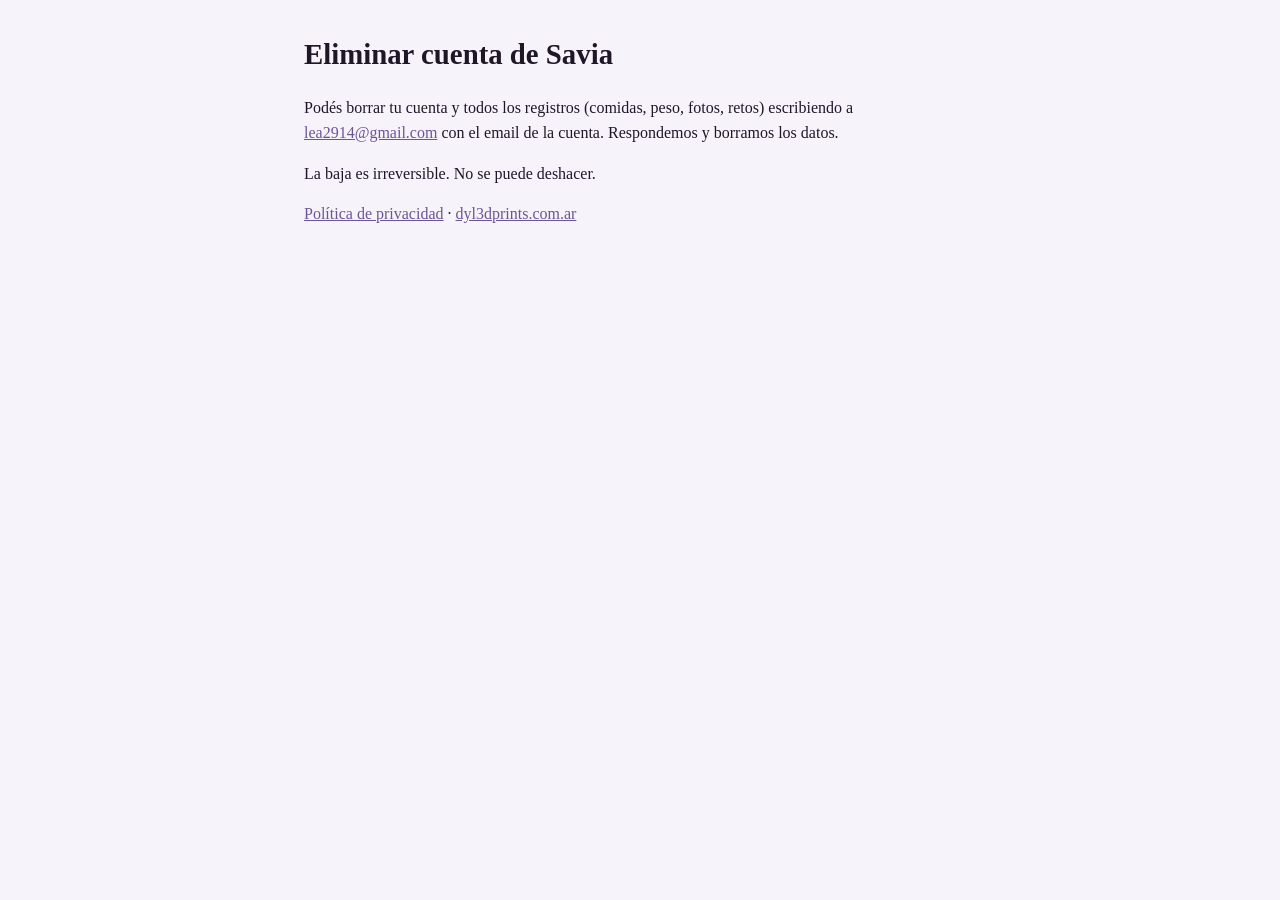
<file: savia-eliminar-cuenta.html>
<!DOCTYPE html>
<html lang="es">
  <head>
    <meta charset="utf-8" />
    <meta name="viewport" content="width=device-width, initial-scale=1" />
    <title>Eliminar cuenta — Savia</title>
    <style>
      body { font-family: Georgia, "Times New Roman", serif; max-width: 42rem; margin: 2rem auto; padding: 0 1.25rem 3rem; color: #1f1728; line-height: 1.55; background: #f7f3fb; }
      h1 { font-size: 1.8rem; }
      a { color: #6b5596; }
    </style>
  </head>
  <body>
    <h1>Eliminar cuenta de Savia</h1>
    <p>
      Podés borrar tu cuenta y todos los registros (comidas, peso, fotos, retos) escribiendo a
      <a href="mailto:lea2914@gmail.com">lea2914@gmail.com</a> con el email de la cuenta.
      Respondemos y borramos los datos.
    </p>
    <p>La baja es irreversible. No se puede deshacer.</p>
    <p>
      <a href="/savia-privacidad.html">Política de privacidad</a> ·
      <a href="https://dyl3dprints.com.ar">dyl3dprints.com.ar</a>
    </p>
  </body>
</html>
</file>
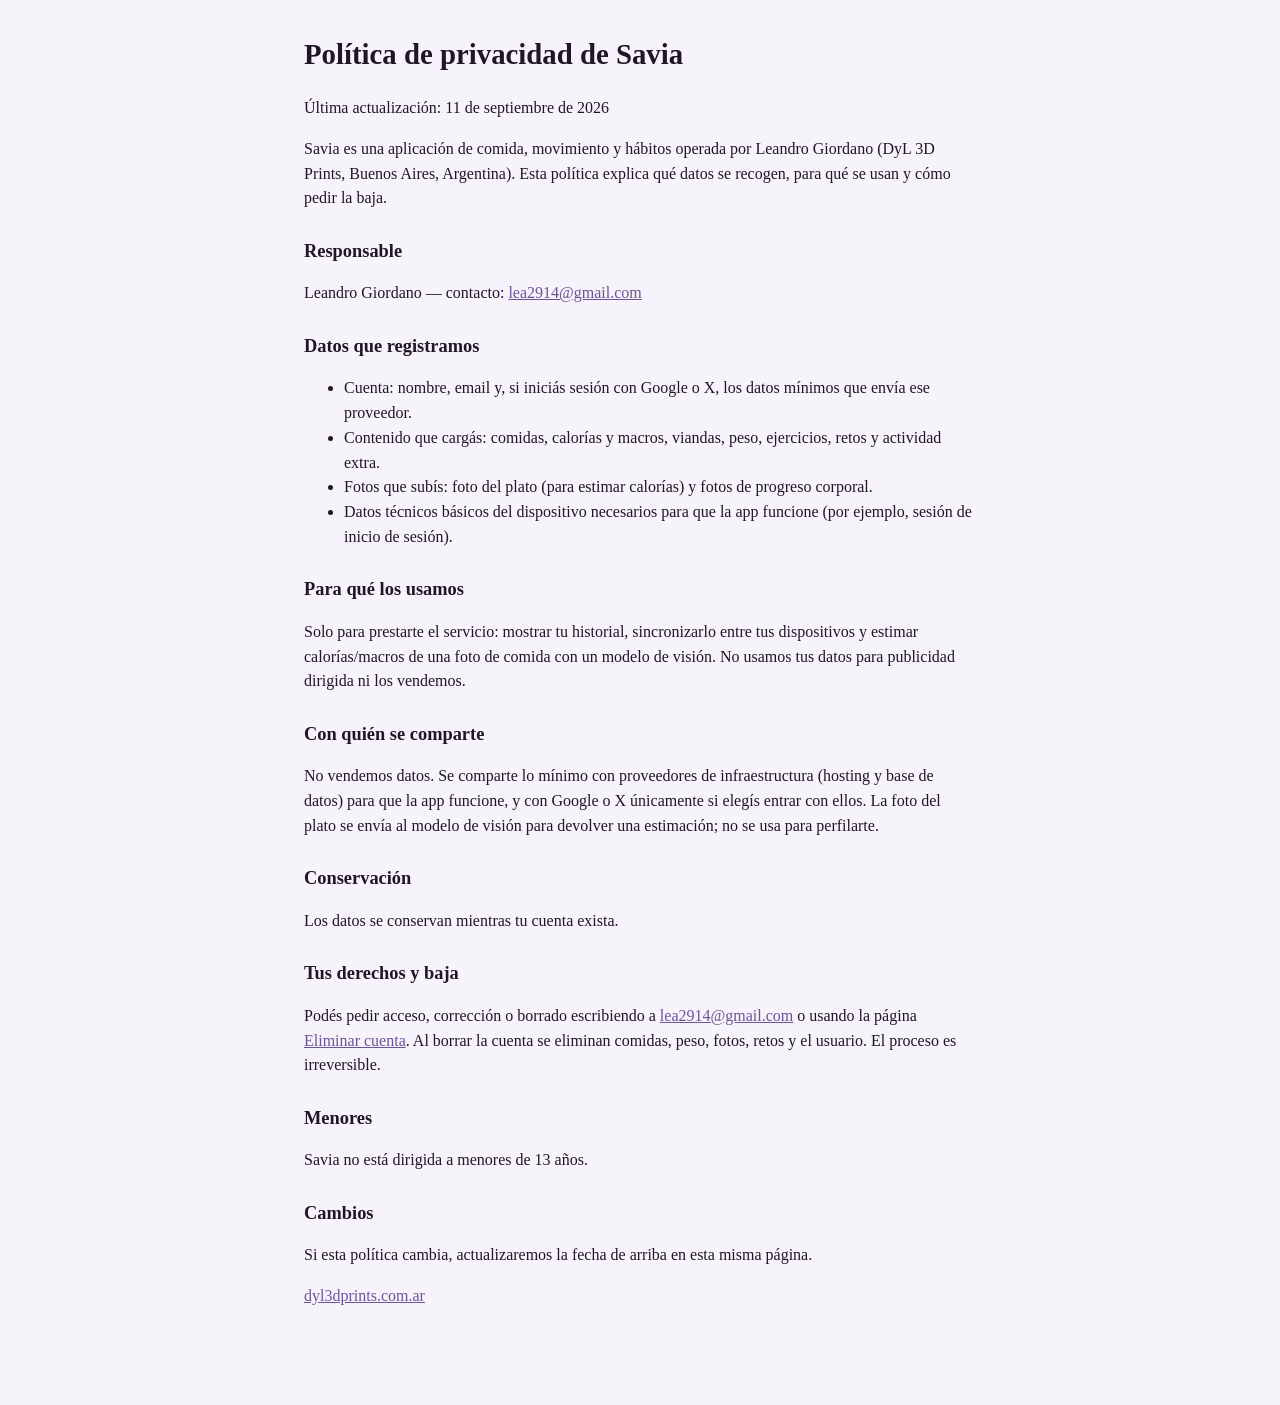
<file: savia-privacidad.html>
<!DOCTYPE html>
<html lang="es">
  <head>
    <meta charset="utf-8" />
    <meta name="viewport" content="width=device-width, initial-scale=1" />
    <meta name="robots" content="index,follow" />
    <title>Política de privacidad — Savia</title>
    <style>
      body { font-family: Georgia, "Times New Roman", serif; max-width: 42rem; margin: 2rem auto; padding: 0 1.25rem 3rem; color: #1f1728; line-height: 1.55; background: #f7f3fb; }
      h1 { font-size: 1.8rem; }
      h2 { font-size: 1.15rem; margin-top: 1.6rem; }
      a { color: #6b5596; }
    </style>
  </head>
  <body>
    <h1>Política de privacidad de Savia</h1>
    <p>Última actualización: 11 de septiembre de 2026</p>
    <p>
      Savia es una aplicación de comida, movimiento y hábitos operada por Leandro Giordano
      (DyL 3D Prints, Buenos Aires, Argentina). Esta política explica qué datos se recogen,
      para qué se usan y cómo pedir la baja.
    </p>
    <h2>Responsable</h2>
    <p>Leandro Giordano — contacto: <a href="mailto:lea2914@gmail.com">lea2914@gmail.com</a></p>
    <h2>Datos que registramos</h2>
    <ul>
      <li>Cuenta: nombre, email y, si iniciás sesión con Google o X, los datos mínimos que envía ese proveedor.</li>
      <li>Contenido que cargás: comidas, calorías y macros, viandas, peso, ejercicios, retos y actividad extra.</li>
      <li>Fotos que subís: foto del plato (para estimar calorías) y fotos de progreso corporal.</li>
      <li>Datos técnicos básicos del dispositivo necesarios para que la app funcione (por ejemplo, sesión de inicio de sesión).</li>
    </ul>
    <h2>Para qué los usamos</h2>
    <p>
      Solo para prestarte el servicio: mostrar tu historial, sincronizarlo entre tus dispositivos
      y estimar calorías/macros de una foto de comida con un modelo de visión. No usamos tus
      datos para publicidad dirigida ni los vendemos.
    </p>
    <h2>Con quién se comparte</h2>
    <p>
      No vendemos datos. Se comparte lo mínimo con proveedores de infraestructura (hosting y
      base de datos) para que la app funcione, y con Google o X únicamente si elegís entrar
      con ellos. La foto del plato se envía al modelo de visión para devolver una estimación;
      no se usa para perfilarte.
    </p>
    <h2>Conservación</h2>
    <p>Los datos se conservan mientras tu cuenta exista.</p>
    <h2>Tus derechos y baja</h2>
    <p>
      Podés pedir acceso, corrección o borrado escribiendo a
      <a href="mailto:lea2914@gmail.com">lea2914@gmail.com</a>
      o usando la página
      <a href="/savia-eliminar-cuenta.html">Eliminar cuenta</a>.
      Al borrar la cuenta se eliminan comidas, peso, fotos, retos y el usuario. El proceso
      es irreversible.
    </p>
    <h2>Menores</h2>
    <p>Savia no está dirigida a menores de 13 años.</p>
    <h2>Cambios</h2>
    <p>Si esta política cambia, actualizaremos la fecha de arriba en esta misma página.</p>
    <p><a href="https://dyl3dprints.com.ar">dyl3dprints.com.ar</a></p>
  </body>
</html>
</file>
